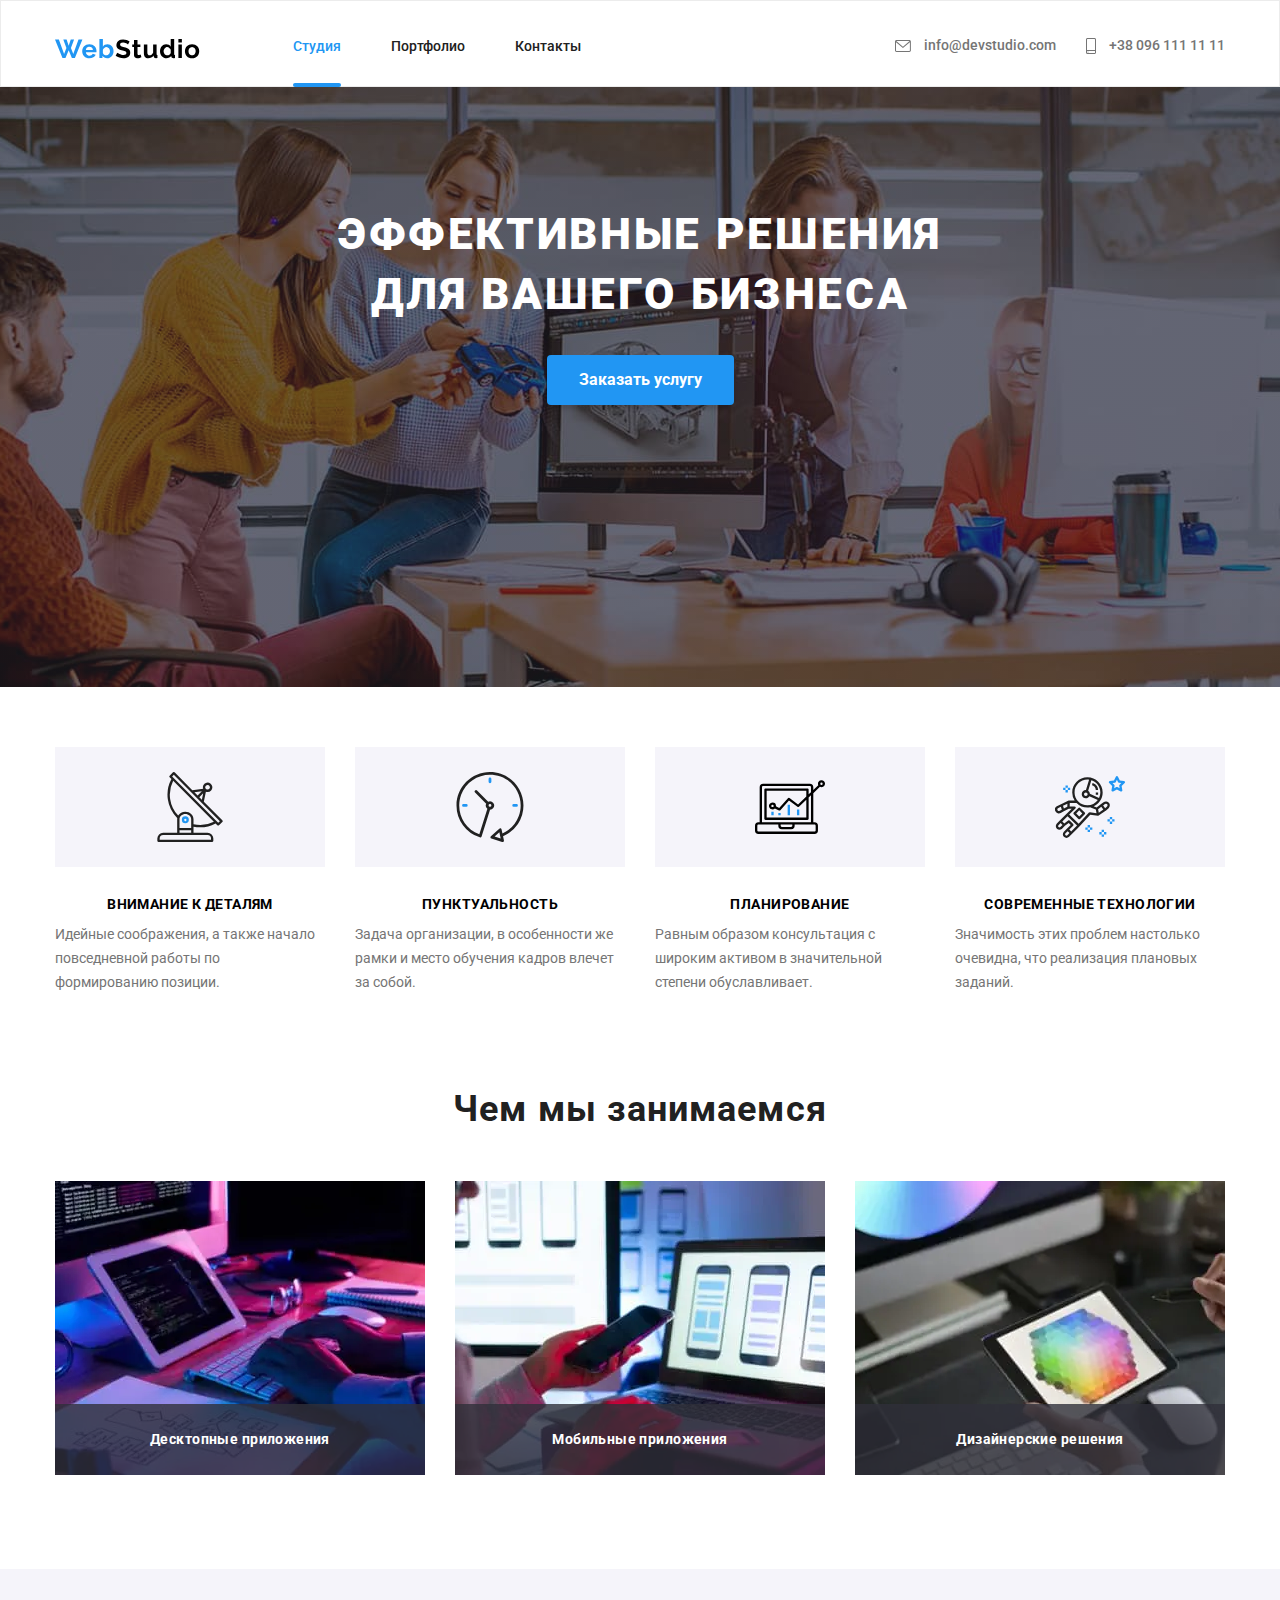
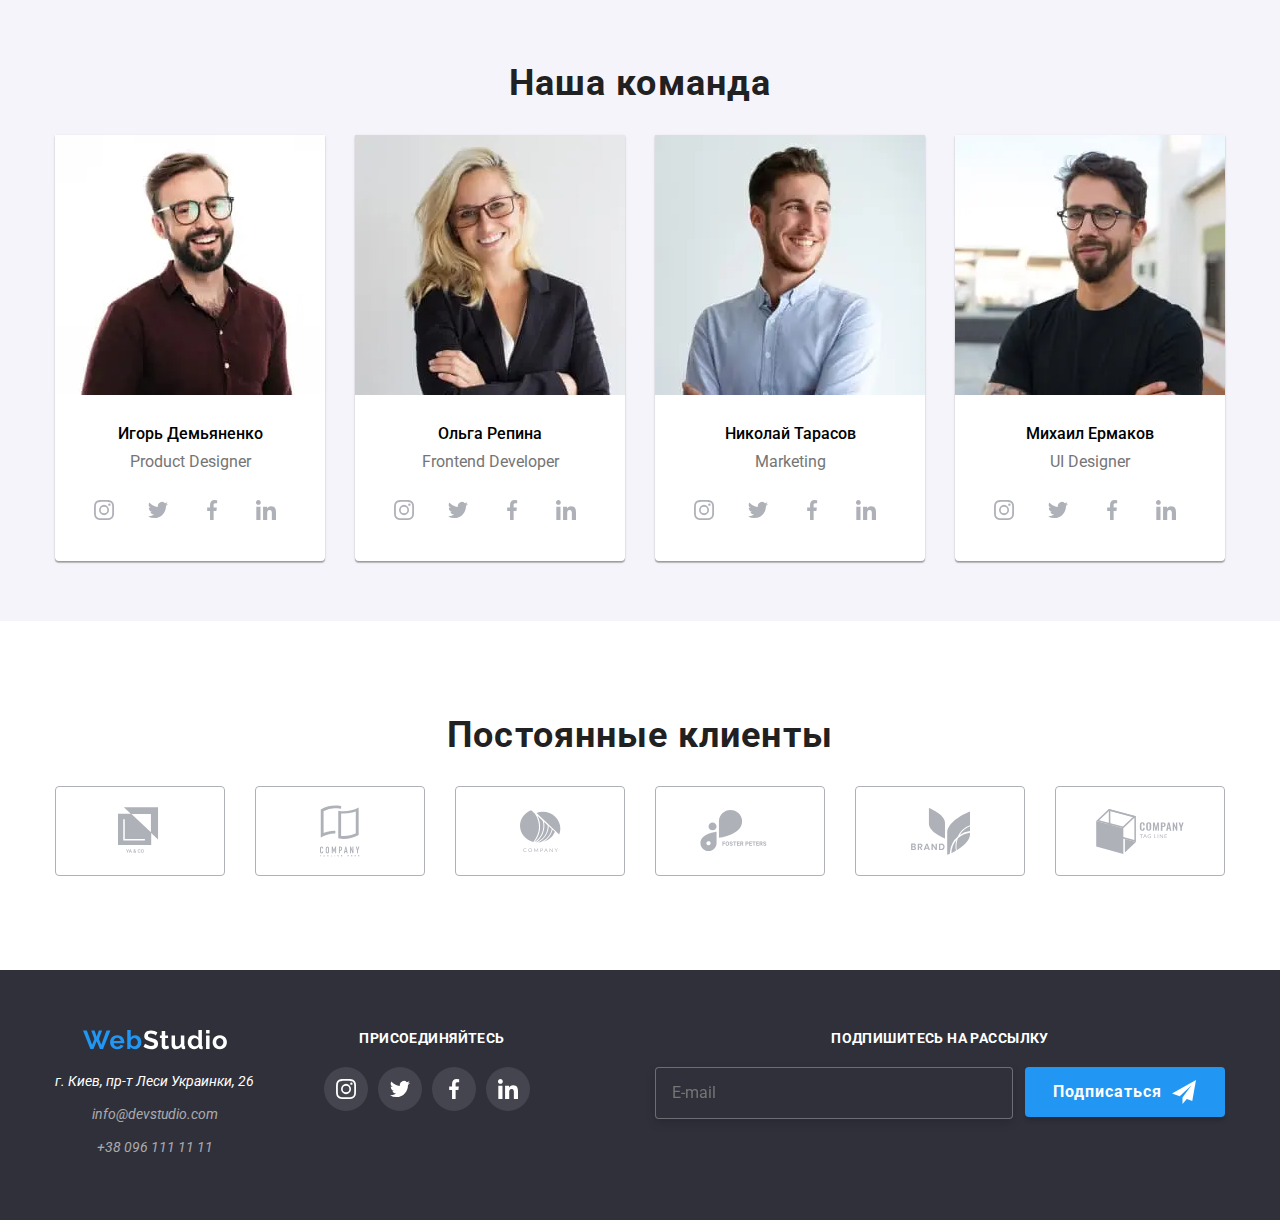
<file: index.html>
<!DOCTYPE html>
<html lang="ru">
    <head>
        <meta charset="UTF-8">
        <meta name="viewport" content="width=device-width, initial-scale=1.0">
        <link rel="preconnect" href="https://fonts.gstatic.com">
        <link href="https://fonts.googleapis.com/css2?family=Roboto:wght@400;500;700;900&display=swap" rel="stylesheet">
        <link rel="stylesheet" href="./css/main.min.css">
        <title>Document</title>
    </head>
    <body>
        <header class="main-nav">
            <nav class="container main">
                <a class="header-logo" href=""><img src="./images/logo.svg" alt="logo"></a>
                <button data-menu-button type="button" class="menu-button" aria-expanded="false" aria-controls="menu-container">
                    <svg width="40" height="40" aria-label="Переключатель мобильного меню">
                        <use class="icon-menu" href="./images/icons/sprite.svg#menu"></use>
                        <use class="icon-cros" href="./images/icons/sprite.svg#cros"></use>
                    </svg>
                </button>
                <div class="menu-container" id="menu-container" data-menu>
                    <ul class="nav-list">
                        <li class="nav-item"><a href="./index.html" class="nav-link current">Студия</a></li>
                        <li class="nav-item"><a href="./portfolio.html" class="nav-link">Портфолио</a></li>
                        <li class="nav-item"><a href="#contacts" class="nav-link">Контакты</a></li>
                    </ul>
                    
                    <ul class="nav-contacts">
                        <li class="contacts-item"><a href="mailto:info@devstudio.com" class="item">
                                <svg class="contacts-icon" width="16" height="12">
                                    <use href="./images/icons/sprite.svg#mail"></use>
                                </svg>
                                info@devstudio.com</a></li>
                        <li class="contacts-item"><a href="tel:+380961111111" class="item">
                                <svg class="contacts-icon" width="10" height="16">
                                    <use href="./images/icons/sprite.svg#phone"></use>
                                </svg>
                                +38 096 111 11 11</a></li>
                    </ul>
                </div>
                
            </nav>
        </header>
        <main>
            <section class="hero">
                <div class="container">
                    <h1 class="hero-title">Эффективные решения <br> для вашего бизнеса</h1>
                    <button data-modal-open class="hero-btn" type="button">Заказать услугу</button>
                    <div data-modal class="backdrop is-hidden">
                        <div  class="modal">
                            <button data-modal-close class="modal-closed">
                                <svg class="btn-closed" width="18" height="18">
                                    <use href="./images/icons/sprite.svg#icon-close"></use>
                                </svg>
                            </button>
                            <form action="#" method="GET" class="form">
                                <h1 class="form-title">Оставьте свои данные, мы вам перезвоним</h1>
                                <label for="name" class="label">Имя</label>
                                <div class="input-box"> 
                                    <input type="text" name="name" id="name" class="input">
                                    <svg class="input-icon" width="18" height="18">
                                        <use href="./images/icons/sprite.svg#person"></use>
                                    </svg>
                                </div>
                                <label for="phone" class="label">Телефон</label>
                                <div class="input-box">
                                    <input type="tel" name="phone" id="phone"  class="input">
                                    <svg class="input-icon" width="18" height="18">
                                        <use href="./images/icons/sprite.svg#phone2"></use>
                                    </svg>
                                </div>
                                <label for="email" class="label">Почта</label>
                                <div class="input-box">
                                    <input type="email" name="email" id="email" class="input">
                                    <svg class="input-icon" width="18" height="18">
                                        <use href="./images/icons/sprite.svg#email"></use>
                                    </svg>
                                </div>
                                <label for="comments" class="label">Комментарий
                                </label>
                                <textarea name="comments" id="comments" cols="30" rows="8" placeholder="Введите текст" class="textarea"></textarea>
                                <label for="agree" class="label-checkbox">
                                    <input type="checkbox" name="agree" value="agree" id="agree" class="checkbox">
                                        <span class="checbox-text"> Соглашаюсь с рассылкой и принимаю
                                            <a href="#" class="checkbox-link">
                                                Условия договора
                                            </a>
                                        </span>
                                </label>
                                <button class="form-btn" type="button">Отправить</button>
                            </form>  
                        </div>
                    </div>
                </div>
            </section>
            <section class="container">
                <!--<h2>Наши качества</h2>-->
                <ul class="quality">
                    <li class="quality-item">
                        <div class="quality-block"> 
                            <svg class="quality-icon">
                                <use href="./images/icons/sprite.svg#antenna-1"></use>
                            </svg>
                        </div>
                        <h3 class="quality-title">Внимание к деталям</h3>
                        <p>Идейные соображения, а также начало повседневной работы по формированию позиции.</p>
                    </li>
                    <li class="quality-item">
                        <div class="quality-block">
                            <svg class="quality-icon">
                                <use href="./images/icons/sprite.svg#clock-1"></use>
                            </svg>
                        </div>
                        <h3 class="quality-title">Пунктуальность</h3>
                        <p>Задача организации, в особенности же рамки и место обучения кадров влечет за собой.</p>
                    </li>
                    <li class="quality-item">
                        <div class="quality-block">
                            <svg class="quality-icon">
                                <use href="./images/icons/sprite.svg#Vector"></use>
                            </svg>
                        </div>
                        
                        <h3 class="quality-title">Планирование</h3>
                        <p>Равным образом консультация с широким активом в значительной степени обуславливает.</p>
                    </li>
                    <li class="quality-item">
                        <div class="quality-block">
                            <svg class="quality-icon">
                                <use href="./images/icons/sprite.svg#astronaut-1"></use>
                            </svg>
                        </div>
                        
                        <h3 class="quality-title">Современные технологии</h3>
                        <p>Значимость этих проблем настолько очевидна, что реализация плановых заданий.</p>
                    </li>
                </ul>
            </section>
            <section class="container">
                <div class="about-section">
                    <h2 class="section-title">Чем мы занимаемся</h2>
                    <ul class="about">
                        <li class="about-item">
                            <picture>
                                <source srcset="./images/desktop/img_01.webp 1x, ./images/desktop/img_01@2x.webp 2x" media="(min-width:1200px)"
                                    type="image/webp" />
                                <source srcset="./images/desktop/img_01.jpg 1x, ./images/desktop/img_01@2x.jpg 2x" media="(min-width:1200px)" />
                                <img src="./images/desktop/img_01.jpg" alt="Фото Десктопные приложения" aria-label="Десктопные приложения" />
                            </picture>
                            <p class="about-title">Десктопные приложения</p>
                        </li>
                        <li class="about-item">
                            <picture>
                                <source srcset="./images/desktop/img_02.webp 1x, ./images/desktop/img_02@2x.webp 2x" media="(min-width:1200px)"
                                    type="image/webp" />
                                <source srcset="./images/desktop/img_02.jpg 1x, ./images/desktop/img_02@2x.jpg 2x" media="(min-width:1200px)" />
                                <img src="./images/desktop/img_02.jpg" alt="Фото Мобильные приложения" aria-label="Мобильные приложения" />
                            </picture>
                            <p class="about-title">Мобильные приложения</p>
                        </li>
                        <li class="about-item">
                            <picture>
                                <source srcset="./images/desktop/img_03.webp 1x, ./images/desktop/img_03@2x.webp 2x" media="(min-width:1200px)"
                                    type="image/webp" />
                                <source srcset="./images/desktop/img_03.jpg 1x, ./images/desktop/img_03@2x.jpg 2x" media="(min-width:1200px)" />
                                <img src="./images/desktop/img_03.jpg" alt="Фото Дизайнерские решения" aria-label="Дизайнерские решения" />
                            </picture>
                            <p class="about-title">Дизайнерские решения</p>
                        </li>
                    </ul>
                </div>
            </section>
            <section class="team">
                <div class="container">
                    <h2 class="section-title">Наша команда</h2>
                    <ul class="team-list">
                        <li class="team-item">
                                <div>
                                    <picture class="team-img">
                                        <source srcset="./images/desktop/ihor.webp 1x, ./images/desktop/ihor@2x.webp 2x" media="(min-width:1200px)"
                                            type="image/webp" />
                                        <source srcset="./images/desktop/ihor.jpg 1x, ./images/desktop/ihor@2x.jpg 2x" media="(min-width:1200px)" />
                                        <source srcset="./images/tablet/ihor.webp 1x, ./images/tablet/ihor@2x.webp 2x" media="(min-width:768px)"
                                            type="image/webp" />
                                        <source srcset="./images/tablet/ihor.jpg 1x, ./images/tablet/ihor@2x.jpg 2x" media="(min-width:768px)" />
                                        <source srcset="./images/mobile/ihor.webp 1x, ./images/mobile/ihor@2x.webp 2x" media="(min-width:320px)"
                                            type="image/webp" />
                                        <source srcset="./images/mobile/ihor.jpg 1x, ./images/mobile/ihor@2x.jpg 2x" media="(min-width:320px)" />
                                        <img src="./images/mobile/ihor.jpg" alt="Фото Игорь Демьяненко" aria-label="Игорь Демьяненко" />
                                    </picture>
                                </div>
                                <div>
                                    <h3>Игорь Демьяненко</h3>
                                    <p>Product Designer</p>
                                    <ul class="team-social">
                                        <li>
                                            <a class="social-link" href="">
                                                <svg class="social-icons">
                                                    <use href="./images/icons/sprite.svg#inst"></use>
                                                </svg>
                                            </a>
                                        </li>
                                        <li>
                                            <a class="social-link" href="">
                                                <svg class="social-icons">
                                                    <use href="./images/icons/sprite.svg#twit"></use>
                                                </svg>
                                            </a>
                                        </li>
                                        <li>
                                            <a class="social-link" href="">
                                                <svg class="social-icons">
                                                    <use href="./images/icons/sprite.svg#fb"></use>
                                                </svg>
                                            </a>
                                        </li>
                                        <li>
                                            <a class="social-link" href="">
                                                <svg class="social-icons">
                                                    <use href="./images/icons/sprite.svg#in"></use>
                                                </svg>
                                            </a>
                                        </li>
                                    </ul>
                                </div>
                        </li>
                        <li class="team-item">
                            <div>
                                <picture class="team-foto">
                                    <source srcset="./images/desktop/olga.webp 1x, ./images/desktop/olga@2x.webp 2x" media="(min-width:1200px)"
                                        type="image/webp" />
                                    <source srcset="./images/desktop/olga.jpg 1x, ./images/desktop/olga@2x.jpg 2x" media="(min-width:1200px)" />
                                    <source srcset="./images/tablet/olga.webp 1x, ./images/tablet/olga@2x.webp 2x" media="(min-width:768px)"
                                        type="image/webp" />
                                    <source srcset="./images/tablet/olga.jpg 1x, ./images/tablet/olga@2x.jpg 2x" media="(min-width:768px)" />
                                    <source srcset="./images/mobile/olga.webp 1x, ./images/mobile/olga@2x.webp 2x" media="(min-width:320px)"
                                        type="image/webp" />
                                    <source srcset="./images/mobile/olga.jpg 1x, ./images/mobile/olga@2x.jpg 2x" media="(min-width:320px)" />
                                    <img src="./images/mobile/olga.jpg" alt="Фото Ольга Репина" aria-label="Ольга Репина" />
                                </picture>
                            </div>
                            <div>
                                <h3>Ольга Репина</h3>
                                <p>Frontend Developer</p>
                                <ul class="team-social">
                                    <li>
                                        <a class="social-link" href="">
                                            <svg class="social-icons">
                                                <use href="./images/icons/sprite.svg#inst"></use>
                                            </svg>
                                        </a>
                                    </li>
                                    <li>
                                        <a class="social-link" href="">
                                            <svg class="social-icons">
                                                <use href="./images/icons/sprite.svg#twit"></use>
                                            </svg>
                                        </a>
                                    </li>
                                    <li>
                                        <a class="social-link" href="">
                                            <svg class="social-icons">
                                                <use href="./images/icons/sprite.svg#fb"></use>
                                            </svg>
                                        </a>
                                    </li>
                                    <li>
                                        <a class="social-link" href="">
                                            <svg class="social-icons">
                                                <use href="./images/icons/sprite.svg#in"></use>
                                            </svg>
                                        </a>
                                    </li>
                                </ul>
                            </div>
                            
                        </li>
                        <li class="team-item">
                            <div>
                                <picture class="team-foto">
                                    <source srcset="./images/desktop/nik.webp 1x, ./images/desktop/nik@2x.webp 2x" media="(min-width:1200px)"
                                        type="image/webp" />
                                    <source srcset="./images/desktop/nik.jpg 1x, ./images/desktop/nik@2x.jpg 2x" media="(min-width:1200px)" />
                                    <source srcset="./images/tablet/nik.webp 1x, ./images/tablet/nik@2x.webp 2x" media="(min-width:768px)"
                                        type="image/webp" />
                                    <source srcset="./images/tablet/nik.jpg 1x, ./images/tablet/nik@2x.jpg 2x" media="(min-width:768px)" />
                                    <source srcset="./images/mobile/nik.webp 1x, ./images/mobile/nik@2x.webp 2x" media="(min-width:320px)"
                                        type="image/webp" />
                                    <source srcset="./images/mobile/nik.jpg 1x, ./images/mobile/nik@2x.jpg 2x" media="(min-width:320px)" />
                                    <img src="./images/mobile/nik.jpg" alt="Фото Николай Тарасов" aria-label="Николай Тарасов" />
                                </picture>
                            </div>
                            <div>
                                <h3>Николай Тарасов</h3>
                                <p>Marketing</p>
                                <ul class="team-social">
                                    <li>
                                        <a class="social-link" href="">
                                            <svg class="social-icons">
                                                <use href="./images/icons/sprite.svg#inst"></use>
                                            </svg>
                                        </a>
                                    </li>
                                    <li>
                                        <a class="social-link" href="">
                                            <svg class="social-icons">
                                                <use href="./images/icons/sprite.svg#twit"></use>
                                            </svg>
                                        </a>
                                    </li>
                                    <li>
                                        <a class="social-link" href="">
                                            <svg class="social-icons">
                                                <use href="./images/icons/sprite.svg#fb"></use>
                                            </svg>
                                        </a>
                                    </li>
                                    <li>
                                        <a class="social-link" href="">
                                            <svg class="social-icons">
                                                <use href="./images/icons/sprite.svg#in"></use>
                                            </svg>
                                        </a>
                                    </li>
                                </ul>
                            </div>
                        </li>
                        <li class="team-item">
                            <div>
                                <picture class="team-foto">
                                    <source srcset="./images/desktop/mih.webp 1x, ./images/desktop/mih@2x.webp 2x" media="(min-width:1200px)"
                                        type="image/webp" />
                                    <source srcset="./images/desktop/mih.jpg 1x, ./images/desktop/mih@2x.jpg 2x" media="(min-width:1200px)" />
                                    <source srcset="./images/tablet/mih.webp 1x, ./images/tablet/mih@2x.webp 2x" media="(min-width:768px)"
                                        type="image/webp" />
                                    <source srcset="./images/tablet/mih.jpg 1x, ./images/tablet/mih@2x.jpg 2x" media="(min-width:768px)" />
                                    <source srcset="./images/mobile/mih.webp 1x, ./images/mobile/mih@2x.webp 2x" media="(min-width:320px)"
                                        type="image/webp" />
                                    <source srcset="./images/mobile/mih.jpg 1x, ./images/mobile/mih@2x.jpg 2x" media="(min-width:320px)" />
                                    <img src="./images/mobile/mih.jpg" alt="Фото Михаил Ермаков" aria-label="Михаил Ермаков" />
                                </picture>
                            </div>
                            <div>
                                <h3>Михаил Ермаков</h3>
                                <p>UI Designer</p>
                                <ul class="team-social">
                                    <li>
                                        <a class="social-link" href="">
                                            <svg class="social-icons">
                                                <use href="./images/icons/sprite.svg#inst"></use>
                                            </svg>
                                        </a>
                                    </li>
                                    <li>
                                        <a class="social-link" href="">
                                            <svg class="social-icons">
                                                <use href="./images/icons/sprite.svg#twit"></use>
                                            </svg>
                                        </a>
                                    </li>
                                    <li>
                                        <a class="social-link" href="">
                                            <svg class="social-icons">
                                                <use href="./images/icons/sprite.svg#fb"></use>
                                            </svg>
                                        </a>
                                    </li>
                                    <li>
                                        <a class="social-link" href="">
                                            <svg class="social-icons">
                                                <use href="./images/icons/sprite.svg#in"></use>
                                            </svg>
                                        </a>
                                    </li>
                                </ul>
                            </div>
                            
                        </li>
                    </ul>
                </div>
            </section>
            <section class="container">
                <h2 class="section-title">Постоянные клиенты</h2>
                <ul class="clients-list">
                    <li class="clients-item"> 
                        <a class="clients-link" href="">
                            <svg class="clients-icon" width="44.27" height="49.23">
                                <use href="./images/icons/sprite.svg#logo-1"></use>
                            </svg>
                        </a>
                    </li> 
                    <li class="clients-item">
                        <a class="clients-link" href="">
                            <svg class="clients-icon" width="40" height="52">
                                <use href="./images/icons/sprite.svg#logo-2"></use>
                            </svg>
                        </a>
                    </li>
                    <li class="clients-item">
                        <a class="clients-link" href="">
                            <svg class="clients-icon" width="41" height="42.6">
                                <use href="./images/icons/sprite.svg#logo-3"></use>
                            </svg>
                        </a>
                    </li>
                    <li class="clients-item">
                        <a class="clients-link" href="">
                            <svg class="clients-icon" width="79.66" height="42.02">
                                <use href="./images/icons/sprite.svg#logo-4"></use>
                            </svg>
                        </a>
                    </li>
                    <li class="clients-item"> 
                        <a class="clients-link" href="">
                            <svg class="clients-icon" width="59" height="47">
                                <use href="./images/icons/sprite.svg#logo-5"></use>
                            </svg>
                        </a>
                    </li>
                    <li class="clients-item">
                        <a class="clients-link" href="">
                            <svg class="clients-icon" width="88.48" height="45.44">
                                <use href="./images/icons/sprite.svg#logo-6"></use>
                            </svg>
                        </a>
                    </li>
                </ul>
            </section>
        </main>
        <footer id="contacts">
            <ul class="container footer">
                <li>
                    <ul class="footer-tab">
                        <li class="adress-block">
                            <a href=""><img class="footer-logo" src="./images/logo-footer.svg" alt="logo-footer"></a>
                            <address>
                                <ul>
                                    <li>
                                        <p>г. Киев, пр-т Леси Украинки, 26</p>
                                    </li>
                                    <li class="address-item"><a href="mailto:info@devstudio.com">info@devstudio.com</a></li>
                                    <li class="address-item"><a href="tel:+380961111111">+38 096 111 11 11</a></li>
                                </ul>
                            </address>
                        </li>
                        <li>
                            <div class="footer-links">
                                <p class="footer-title">присоединяйтесь</p>
                                <ul class="team-social">
                                    <li>
                                        <a class="social-link" href="">
                                            <svg class="social-icons f">
                                                <use href="./images/icons/sprite.svg#inst"></use>
                                            </svg>
                                        </a>
                                    </li>
                                    <li>
                                        <a class="social-link" href="">
                                            <svg class="social-icons f">
                                                <use href="./images/icons/sprite.svg#twit"></use>
                                            </svg>
                                        </a>
                                    </li>
                                    <li>
                                        <a class="social-link" href="">
                                            <svg class="social-icons f">
                                                <use href="./images/icons/sprite.svg#fb"></use>
                                            </svg>
                                        </a>
                                    </li>
                                    <li>
                                        <a class="social-link" href="">
                                            <svg class="social-icons f">
                                                <use href="./images/icons/sprite.svg#in"></use>
                                            </svg>
                                        </a>
                                    </li>
                                </ul>
                            </div>
                        </li>
                    </ul>
                </li>
                <li>
                    <div class="footer-subs">
                        <p class="footer-title">Подпишитесь на рассылку</p>
                        <div class="subs">
                            <input type="email" id="email-f" placeholder="E-mail" class="footer-input">
                            <button class="footer-btn" type="button">Подписаться
                                <svg class="footer-send-icon" width="24" height="24">
                                    <use href="./images/icons/sprite.svg#send"></use>
                                </svg>
                            </button>
                        </div>
                    </div>
                </li>
            </ul>
        </footer>
        <script src="./js/menu.js"></script>
        <script src="./js/modal.js"></script>
    </body>
</html>
</file>
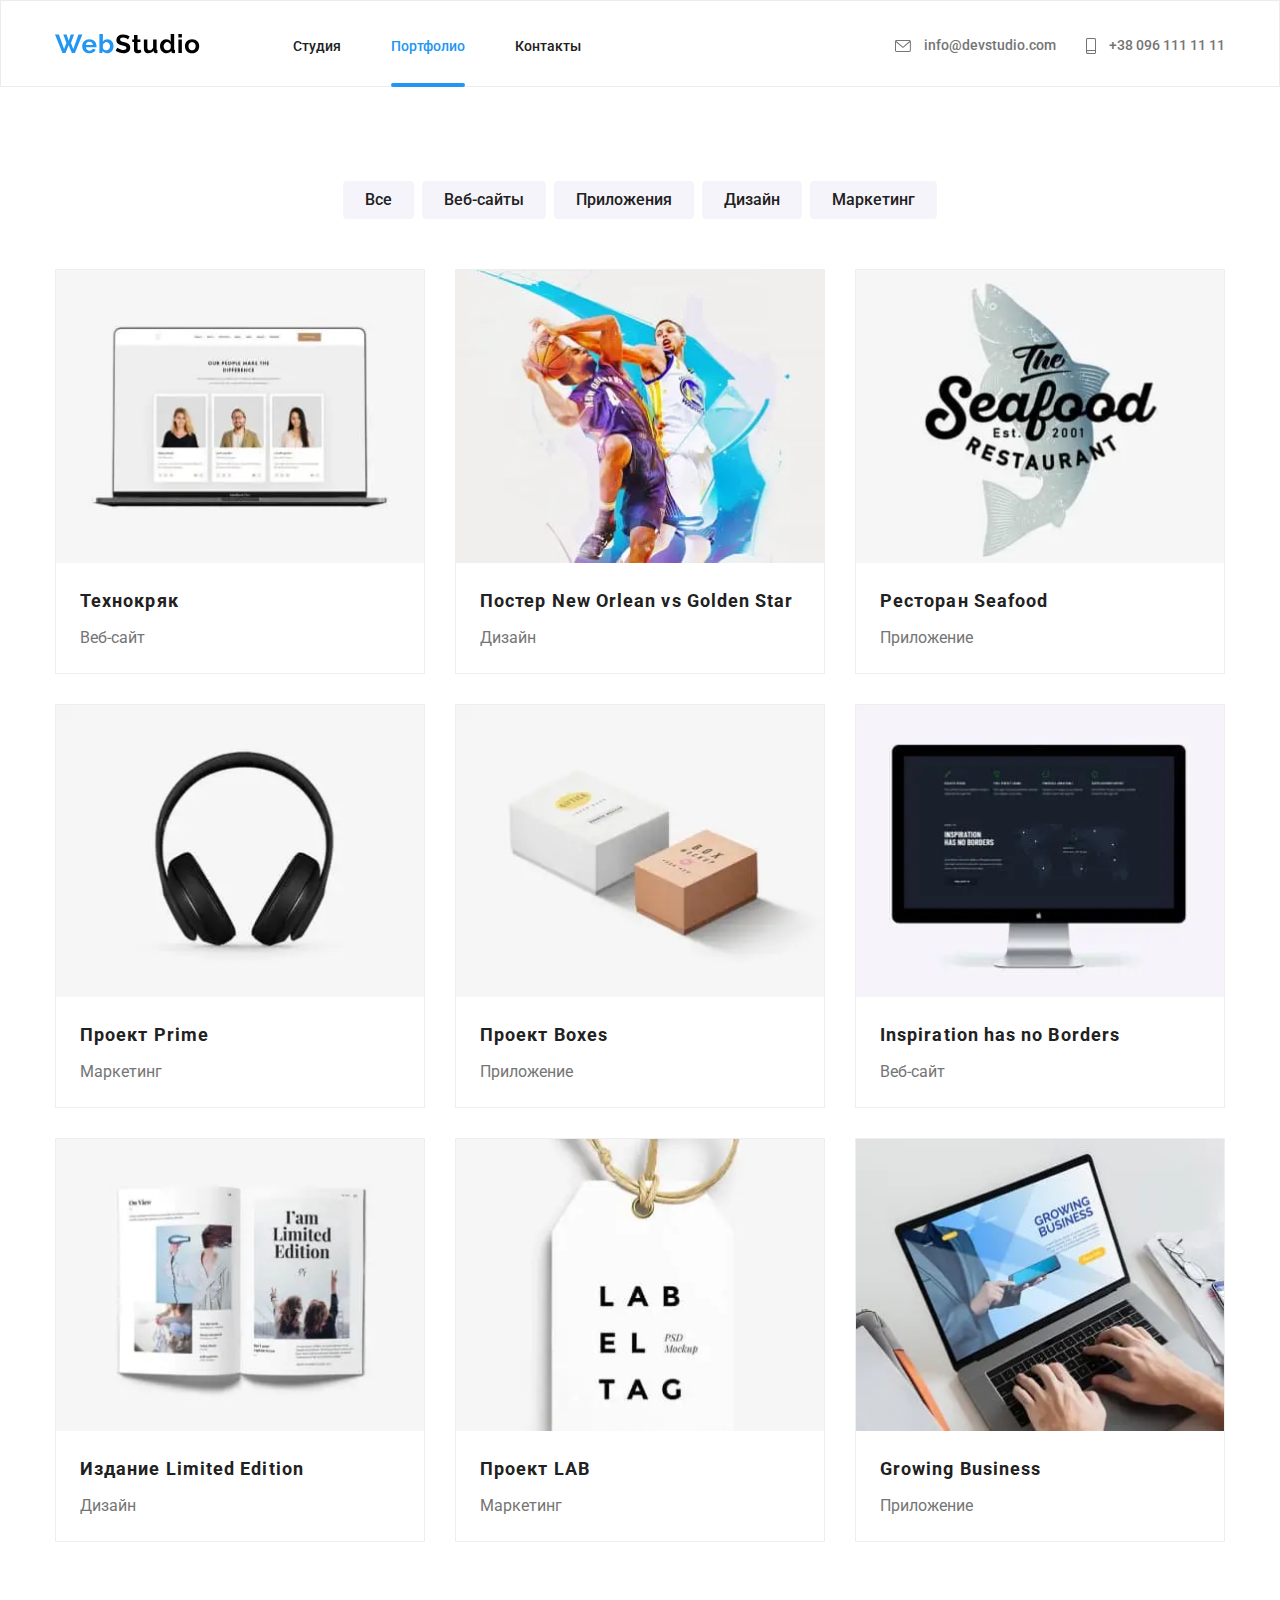
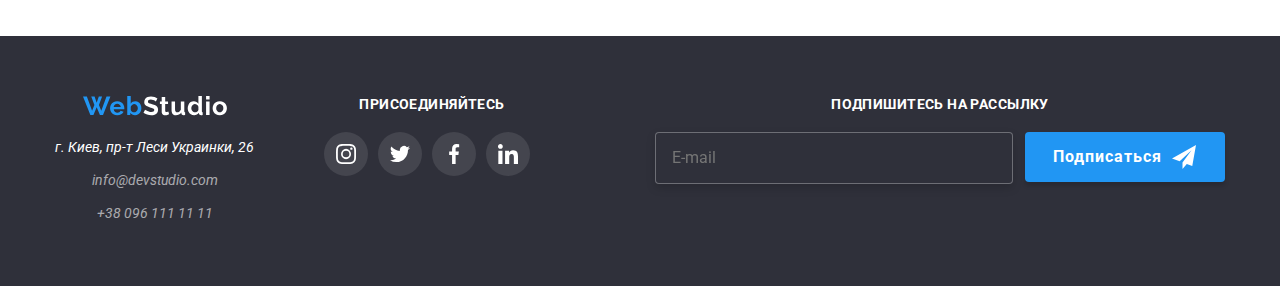
<file: portfolio.html>
<!DOCTYPE html>
<html lang="en">
<head>
    <meta charset="UTF-8">
    <meta name="viewport" content="width=device-width, initial-scale=1.0">
    <link rel="preconnect" href="https://fonts.gstatic.com">
    <link href="https://fonts.googleapis.com/css2?family=Roboto:wght@400;500;700;900&display=swap" rel="stylesheet">
    <link rel="stylesheet" href="./css/main.min.css">
    <title>Document</title>
</head>
<body>
    <header class="main-nav">
        <nav class="container main">
            <a href=""><img src="./images/logo.svg" alt="logo"></a>
            <button data-menu-button type="button" class="menu-button" aria-expanded="false" aria-controls="menu-container">
                <svg width="40" height="40" aria-label="Переключатель мобильного меню">
                    <use class="icon-cros" href="./images/icons/sprite.svg#cros"></use>
                    <use class="icon-menu" href="./images/icons/sprite.svg#menu"></use>
                </svg>
            </button>
            <div class="menu-container" id="menu-container" data-menu>
                <ul class="nav-list">
                    <li class="nav-item"><a href="./index.html" class="nav-link ">Студия</a></li>
                    <li class="nav-item"><a href="./portfolio.html" class="nav-link current">Портфолио</a></li>
                    <li class="nav-item"><a href="#contacts" class="nav-link">Контакты</a></li>
                </ul>
    
                <ul class="nav-contacts">
                    <li class="contacts-item"><a href="mailto:info@devstudio.com" class="item">
                            <svg class="contacts-icon" width="16" height="12">
                                <use href="./images/icons/sprite.svg#mail"></use>
                            </svg>
                            info@devstudio.com</a></li>
                    <li class="contacts-item"><a href="tel:+380961111111" class="item">
                            <svg class="contacts-icon" width="10" height="16">
                                <use href="./images/icons/sprite.svg#phone"></use>
                            </svg>
                            +38 096 111 11 11</a></li>
                </ul>
            </div>
    
        </nav>
    </header>
    <main>
        <section class="container">
            <ul class="portfolio-grups">
                <li class="portfolio-item"><button class="btn-p" type="button">Все</button></li>
                <li class="portfolio-item"><button class="btn-p" type="button">Веб-сайты</button></li>
                <li class="portfolio-item"><button class="btn-p" type="button">Приложения</button></li>
                <li class="portfolio-item"><button class="btn-p" type="button">Дизайн</button></li>
                <li class="portfolio-item"><button class="btn-p" type="button">Маркетинг</button></li>
            </ul>
            <ul class="portfolio-list">
                <li class="card">
                    <a href="">
                        <div class="card-img">
                            <picture>
                                <source srcset="./images/desktop/portfolio/img_01.webp 1x, ./images/desktop/portfolio/img_01@2x.webp 2x"
                                    media="(min-width:1200px)" type="image/webp" />
                                <source srcset="./images/desktop/portfolio/img_01.jpg 1x, ./images/desktop/portfolio/img_01@2x.jpg 2x"
                                    media="(min-width:1200px)" />
                                <source srcset="./images/tablet/portfolio/img_01.webp 1x, ./images/tablet/portfolio/img_01@2x.webp 2x"
                                    media="(min-width:768px)" type="image/webp" />
                                <source srcset="./images/tablet/portfolio/img_01.jpg 1x, ./images/tablet/portfolio/img_01@2x.jpg 2x"
                                    media="(min-width:768px)" />
                                <source srcset="./images/mobile/portfolio/img_01.webp 1x, ./images/mobile/portfolio/img_01@2x.webp 2x"
                                    media="(min-width:320px)" type="image/webp" />
                                <source srcset="./images/mobile/portfolio/img_01.jpg 1x, ./images/mobile/portfolio/img_01@2x.jpg 2x"
                                    media="(min-width:320px)" />
                                <img class="team-block__employee-img" src="./images/mobile/portfolio/img_01.jpg" alt="Фото Технокряк"
                                    aria-label="Технокряк" />
                            </picture>
                            <p class="card-about">
                                Технокряк это современная площадка распространения коронавируса. Компании используют эту платформу для цифрового
                                шпионажа и атак на защищённые сервера конкурентов.
                            </p>
                        </div>
                        <div class="card-container">
                            <h4 class="card-title">Технокряк</h4>
                            <p class="card-type">Веб-сайт</p>
                        </div>
                    </a>
                </li>
                <li class="card">
                    <a href="">
                        <div class="card-img">
                        <picture>
                            <source srcset="./images/desktop/portfolio/img_02.webp 1x, ./images/desktop/portfolio/img_02@2x.webp 2x"
                                media="(min-width:1200px)" type="image/webp" />
                            <source srcset="./images/desktop/portfolio/img_02.jpg 1x, ./images/desktop/portfolio/img_02@2x.jpg 2x"
                                media="(min-width:1200px)" />
                            <source srcset="./images/tablet/portfolio/img_02.webp 1x, ./images/tablet/portfolio/img_02@2x.webp 2x"
                                media="(min-width:768px)" type="image/webp" />
                            <source srcset="./images/tablet/portfolio/img_02.jpg 1x, ./images/tablet/portfolio/img_02@2x.jpg 2x"
                                media="(min-width:768px)" />
                            <source srcset="./images/mobile/portfolio/img_02.webp 1x, ./images/mobile/portfolio/img_02@2x.webp 2x"
                                media="(min-width:320px)" type="image/webp" />
                            <source srcset="./images/mobile/portfolio/img_02.jpg 1x, ./images/mobile/portfolio/img_02@2x.jpg 2x"
                                media="(min-width:320px)" />
                            <img src="./images/mobile/portfolio/img_02.jpg" alt="Постер New Orlean vs Golden Star"
                                aria-label="Постер New Orlean vs Golden Star" />
                        </picture>
                            <p class="card-about">
                                Технокряк это современная площадка распространения коронавируса. Компании используют эту платформу для цифрового
                                шпионажа и атак на защищённые сервера конкурентов.
                            </p>
                        </div>
                        <div class="card-container">
                            <h4 class="card-title">Постер New Orlean vs Golden Star</h4>
                            <p class="card-type">Дизайн</p>
                        </div>
                    </a>
                    
                </li>
                <li class="card">
                    <a href="">
                        <div class="card-img">
                            <picture>
                                <source srcset="./images/desktop/portfolio/img_03.webp 1x, ./images/desktop/portfolio/img_03@2x.webp 2x"
                                    media="(min-width:1200px)" type="image/webp" />
                                <source srcset="./images/desktop/portfolio/img_03.jpg 1x, ./images/desktop/portfolio/img_03@2x.jpg 2x"
                                    media="(min-width:1200px)" />
                                <source srcset="./images/tablet/portfolio/img_03.webp 1x, ./images/tablet/portfolio/img_03@2x.webp 2x"
                                    media="(min-width:768px)" type="image/webp" />
                                <source srcset="./images/tablet/portfolio/img_03.jpg 1x, ./images/tablet/portfolio/img_03@2x.jpg 2x"
                                    media="(min-width:768px)" />
                                <source srcset="./images/mobile/portfolio/img_03.webp 1x, ./images/mobile/portfolio/img_03@2x.webp 2x"
                                    media="(min-width:320px)" type="image/webp" />
                                <source srcset="./images/mobile/portfolio/img_03.jpg 1x, ./images/mobile/portfolio/img_03@2x.jpg 2x"
                                    media="(min-width:320px)" />
                                <img class="team-block__employee-img" src="./images/mobile/portfolio/img_03.jpg" alt="Фото Проект Prime"
                                    aria-label="Проект Prime" />
                            </picture>
                            <p class="card-about">
                                Технокряк это современная площадка распространения коронавируса. Компании используют эту платформу для цифрового
                                шпионажа и атак на защищённые сервера конкурентов.
                            </p>
                        </div>
                        <div class="card-container">
                            <h4 class="card-title">Ресторан Seafood</h4>
                            <p class="card-type">Приложение</p>
                        </div>
                    </a>
                </li>
                <li class="card">
                    <a href="">
                        <div class="card-img">
                            <picture>
                                <source srcset="./images/desktop/portfolio/img_04.webp 1x, ./images/desktop/portfolio/img_04@2x.webp 2x"
                                    media="(min-width:1200px)" type="image/webp" />
                                <source srcset="./images/desktop/portfolio/img_04.jpg 1x, ./images/desktop/portfolio/img_04@2x.jpg 2x"
                                    media="(min-width:1200px)" />
                                <source srcset="./images/tablet/portfolio/img_04.webp 1x, ./images/tablet/portfolio/img_04@2x.webp 2x"
                                    media="(min-width:768px)" type="image/webp" />
                                <source srcset="./images/tablet/portfolio/img_04.jpg 1x, ./images/tablet/portfolio/img_04@2x.jpg 2x"
                                    media="(min-width:768px)" />
                                <source srcset="./images/mobile/portfolio/img_04.webp 1x, ./images/mobile/portfolio/img_04@2x.webp 2x"
                                    media="(min-width:320px)" type="image/webp" />
                                <source srcset="./images/mobile/portfolio/img_04.jpg 1x, ./images/mobile/portfolio/img_04@2x.jpg 2x"
                                    media="(min-width:320px)" />
                                <img class="team-block__employee-img" src="./images/mobile/portfolio/img_04.jpg" alt="Фото Проект Boxes"
                                    aria-label="Проект Boxes" />
                            </picture>
                            <p class="card-about">
                                Технокряк это современная площадка распространения коронавируса. Компании используют эту платформу для цифрового
                                шпионажа и атак на защищённые сервера конкурентов.
                            </p>
                        </div>
                        <div class="card-container">
                            <h4 class="card-title">Проект Prime</h4>
                            <p class="card-type">Маркетинг</p>
                        </div>
                    </a>
                </li>
                <li class="card">
                    <a href="">
                        <div class="card-img">
                            <picture>
                                <source srcset="./images/desktop/portfolio/img_05.webp 1x, ./images/desktop/portfolio/img_05@2x.webp 2x"
                                    media="(min-width:1200px)" type="image/webp" />
                                <source srcset="./images/desktop/portfolio/img_05.jpg 1x, ./images/desktop/portfolio/img_05@2x.jpg 2x"
                                    media="(min-width:1200px)" />
                                <source srcset="./images/tablet/portfolio/img_05.webp 1x, ./images/tablet/portfolio/img_05@2x.webp 2x"
                                    media="(min-width:768px)" type="image/webp" />
                                <source srcset="./images/tablet/portfolio/img_05.jpg 1x, ./images/tablet/portfolio/img_05@2x.jpg 2x"
                                    media="(min-width:768px)" />
                                <source srcset="./images/mobile/portfolio/img_05.webp 1x, ./images/mobile/portfolio/img_05@2x.webp 2x"
                                    media="(min-width:320px)" type="image/webp" />
                                <source srcset="./images/mobile/portfolio/img_05.jpg 1x, ./images/mobile/portfolio/img_05@2x.jpg 2x"
                                    media="(min-width:320px)" />
                                <img class="team-block__employee-img" src="./images/mobile/portfolio/img_05.jpg" alt="Фото Ресторан Seafood"
                                    aria-label="Ресторан Seafood" />
                            </picture>
                            <p class="card-about">
                                Технокряк это современная площадка распространения коронавируса. Компании используют эту платформу для цифрового
                                шпионажа и атак на защищённые сервера конкурентов.
                            </p>
                        </div>
                        <div class="card-container">
                            <h4 class="card-title">Проект Boxes</h4>
                            <p class="card-type">Приложение</p>
                        </div>
                    </a>
                </li>
                <li class="card">
                    <a href="">
                        <div class="card-img">
                            <picture>
                                <source srcset="./images/desktop/portfolio/img_06.webp 1x, ./images/desktop/portfolio/img_06@2x.webp 2x"
                                    media="(min-width:1200px)" type="image/webp" />
                                <source srcset="./images/desktop/portfolio/img_06.jpg 1x, ./images/desktop/portfolio/img_06@2x.jpg 2x"
                                    media="(min-width:1200px)" />
                                <source srcset="./images/tablet/portfolio/img_06.webp 1x, ./images/tablet/portfolio/img_06@2x.webp 2x"
                                    media="(min-width:768px)" type="image/webp" />
                                <source srcset="./images/tablet/portfolio/img_06.jpg 1x, ./images/tablet/portfolio/img_06@2x.jpg 2x"
                                    media="(min-width:768px)" />
                                <source srcset="./images/mobile/portfolio/img_06.webp 1x, ./images/mobile/portfolio/img_06@2x.webp 2x"
                                    media="(min-width:320px)" type="image/webp" />
                                <source srcset="./images/mobile/portfolio/img_06.jpg 1x, ./images/mobile/portfolio/img_06@2x.jpg 2x"
                                    media="(min-width:320px)" />
                                <img class="team-block__employee-img" src="./images/mobile/portfolio/img_06.jpg"
                                    alt="Фото Inspiration has no Borders" aria-label="Inspiration has no Borders" />
                            </picture>
                            <p class="card-about">
                                Технокряк это современная площадка распространения коронавируса. Компании используют эту платформу для цифрового
                                шпионажа и атак на защищённые сервера конкурентов.
                            </p>
                        </div>
                        <div class="card-container">
                            <h4 class="card-title">Inspiration has no Borders</h4>
                            <p class="card-type">Веб-сайт</p>
                        </div>
                    </a>
                </li>
                <li class="card">
                    <a href="">
                        <div class="card-img">
                        <picture>
                            <source srcset="./images/desktop/portfolio/img_07.webp 1x, ./images/desktop/portfolio/img_07@2x.webp 2x"
                                media="(min-width:1200px)" type="image/webp" />
                            <source srcset="./images/desktop/portfolio/img_07.jpg 1x, ./images/desktop/portfolio/img_07@2x.jpg 2x"
                                media="(min-width:1200px)" />
                            <source srcset="./images/tablet/portfolio/img_07.webp 1x, ./images/tablet/portfolio/img_07@2x.webp 2x"
                                media="(min-width:768px)" type="image/webp" />
                            <source srcset="./images/tablet/portfolio/img_07.jpg 1x, ./images/tablet/portfolio/img_07@2x.jpg 2x"
                                media="(min-width:768px)" />
                            <source srcset="./images/mobile/portfolio/img_07.webp 1x, ./images/mobile/portfolio/img_07@2x.webp 2x"
                                media="(min-width:320px)" type="image/webp" />
                            <source srcset="./images/mobile/portfolio/img_07.jpg 1x, ./images/mobile/portfolio/img_07@2x.jpg 2x"
                                media="(min-width:320px)" />
                            <img class="team-block__employee-img" src="./images/mobile/portfolio/img_07.jpg" alt="Фото Издание Limited Edition"
                                aria-label="Издание Limited Edition" />
                        </picture>
                            <p class="card-about">
                                Технокряк это современная площадка распространения коронавируса. Компании используют эту платформу для цифрового
                                шпионажа и атак на защищённые сервера конкурентов.
                            </p>
                        </div>
                        <div class="card-container">
                            <h4 class="card-title">Издание Limited Edition</h4>
                            <p class="card-type">Дизайн</p>
                        </div>
                    </a>
                </li>
                <li class="card">
                    <a href="">
                        <div class="card-img">
                            <picture>
                                <source srcset="./images/desktop/portfolio/img_08.webp 1x, ./images/desktop/portfolio/img_08@2x.webp 2x"
                                    media="(min-width:1200px)" type="image/webp" />
                                <source srcset="./images/desktop/portfolio/img_08.jpg 1x, ./images/desktop/portfolio/img_08@2x.jpg 2x"
                                    media="(min-width:1200px)" />
                                <source srcset="./images/tablet/portfolio/img_08.webp 1x, ./images/tablet/portfolio/img_08@2x.webp 2x"
                                    media="(min-width:768px)" type="image/webp" />
                                <source srcset="./images/tablet/portfolio/img_08.jpg 1x, ./images/tablet/portfolio/img_08@2x.jpg 2x"
                                    media="(min-width:768px)" />
                                <source srcset="./images/mobile/portfolio/img_08.webp 1x, ./images/mobile/portfolio/img_08@2x.webp 2x"
                                    media="(min-width:320px)" type="image/webp" />
                                <source srcset="./images/mobile/portfolio/img_08.jpg 1x, ./images/mobile/portfolio/img_08@2x.jpg 2x"
                                    media="(min-width:320px)" />
                                <img class="team-block__employee-img" src="./images/mobile/portfolio/img_08.jpg" alt="Фото Проект LAB"
                                    aria-label="Проект LAB" />
                            </picture>
                            <p class="card-about">
                                Технокряк это современная площадка распространения коронавируса. Компании используют эту платформу для цифрового
                                шпионажа и атак на защищённые сервера конкурентов.
                            </p>
                        </div>
                        <div class="card-container">
                            <h4 class="card-title">Проект LAB</h4>
                            <p class="card-type">Маркетинг</p>
                        </div>
                    </a>
                </li>
                <li class="card">
                    <a href="">
                        <div class="card-img">
                            <picture>
                                <source srcset="./images/desktop/portfolio/img_09.webp 1x, ./images/desktop/portfolio/img_09@2x.webp 2x"
                                    media="(min-width:1200px)" type="image/webp" />
                                <source srcset="./images/desktop/portfolio/img_09.jpg 1x, ./images/desktop/portfolio/img_09@2x.jpg 2x"
                                    media="(min-width:1200px)" />
                                <source srcset="./images/tablet/portfolio/img_09.webp 1x, ./images/tablet/portfolio/img_09@2x.webp 2x"
                                    media="(min-width:768px)" type="image/webp" />
                                <source srcset="./images/tablet/portfolio/img_09.jpg 1x, ./images/tablet/portfolio/img_09@2x.jpg 2x"
                                    media="(min-width:768px)" />
                                <source srcset="./images/mobile/portfolio/img_09.webp 1x, ./images/mobile/portfolio/img_09@2x.webp 2x"
                                    media="(min-width:320px)" type="image/webp" />
                                <source srcset="./images/mobile/portfolio/img_09.jpg 1x, ./images/mobile/portfolio/img_09@2x.jpg 2x"
                                    media="(min-width:320px)" />
                                <img class="team-block__employee-img" src="./images/mobile/portfolio/img_09.jpg" alt="Фото Growing Business"
                                    aria-label="Growing Business" />
                            </picture>
                            <p class="card-about">
                                Технокряк это современная площадка распространения коронавируса. Компании используют эту платформу для цифрового
                                шпионажа и атак на защищённые сервера конкурентов.
                            </p>
                        </div>
                        <div class="card-container">
                            <h4 class="card-title">Growing Business</h4>
                            <p class="card-type">Приложение</p>
                        </div>
                    </a>
                </li>
            </ul>
        </section>
    </main>
    <footer id="contacts">
        <ul class="container footer">
            <li>
                <ul class="footer-tab">
                    <li class="adress-block">
                        <a href=""><img class="footer-logo" src="./images/logo-footer.svg" alt="logo-footer"></a>
                        <address>
                            <ul>
                                <li>
                                    <p>г. Киев, пр-т Леси Украинки, 26</p>
                                </li>
                                <li class="address-item"><a href="mailto:info@devstudio.com">info@devstudio.com</a></li>
                                <li class="address-item"><a href="tel:+380961111111">+38 096 111 11 11</a></li>
                            </ul>
                        </address>
                    </li>
                    <li>
                        <div class="footer-links">
                            <p class="footer-title">присоединяйтесь</p>
                            <ul class="team-social">
                                <li>
                                    <a class="social-link" href="">
                                        <svg class="social-icons f">
                                            <use href="./images/icons/sprite.svg#inst"></use>
                                        </svg>
                                    </a>
                                </li>
                                <li>
                                    <a class="social-link" href="">
                                        <svg class="social-icons f">
                                            <use href="./images/icons/sprite.svg#twit"></use>
                                        </svg>
                                    </a>
                                </li>
                                <li>
                                    <a class="social-link" href="">
                                        <svg class="social-icons f">
                                            <use href="./images/icons/sprite.svg#fb"></use>
                                        </svg>
                                    </a>
                                </li>
                                <li>
                                    <a class="social-link" href="">
                                        <svg class="social-icons f">
                                            <use href="./images/icons/sprite.svg#in"></use>
                                        </svg>
                                    </a>
                                </li>
                            </ul>
                        </div>
                    </li>
                </ul>
            </li>
            <li>
                <div class="footer-subs">
                    <p class="footer-title">Подпишитесь на рассылку</p>
                    <div class="subs">
                        <input type="email" id="email-f" placeholder="E-mail" class="footer-input">
                        <button class="footer-btn" type="button">Подписаться
                            <svg class="footer-send-icon" width="24" height="24">
                                <use href="./images/icons/sprite.svg#send"></use>
                            </svg>
                        </button>
                    </div>
                </div>
            </li>
        </ul>
    </footer>
    <script src="./js/menu.js"></script>
</body>
</html>
</file>
<file: css/main.min.css>
/*! modern-normalize v1.0.0 | MIT License | https://github.com/sindresorhus/modern-normalize */*,*::before,*::after{-webkit-box-sizing:border-box;box-sizing:border-box}:root{-moz-tab-size:4;-o-tab-size:4;tab-size:4}html{line-height:1.15;-webkit-text-size-adjust:100%}body{margin:0}body{font-family:system-ui,-apple-system,"Segoe UI",Roboto,Helvetica,Arial,sans-serif,"Apple Color Emoji","Segoe UI Emoji"}hr{height:0;color:inherit}abbr[title]{-webkit-text-decoration:underline dotted;text-decoration:underline dotted}b,strong{font-weight:bolder}code,kbd,samp,pre{font-family:ui-monospace, SFMono-Regular, Consolas, 'Liberation Mono', Menlo, monospace;font-size:1em}small{font-size:80%}sub,sup{font-size:75%;line-height:0;position:relative;vertical-align:baseline}sub{bottom:-0.25em}sup{top:-0.5em}table{text-indent:0;border-color:inherit}button,input,optgroup,select,textarea{font-family:inherit;font-size:100%;line-height:1.15;margin:0}button,select{text-transform:none}button,[type='button'],[type='reset'],[type='submit']{-webkit-appearance:button}::-moz-focus-inner{border-style:none;padding:0}:-moz-focusring{outline:1px dotted ButtonText}:-moz-ui-invalid{box-shadow:none}legend{padding:0}progress{vertical-align:baseline}::-webkit-inner-spin-button,::-webkit-outer-spin-button{height:auto}[type='search']{-webkit-appearance:textfield;outline-offset:-2px}::-webkit-search-decoration{-webkit-appearance:none}::-webkit-file-upload-button{-webkit-appearance:button;font:inherit}summary{display:list-item}html{-webkit-box-sizing:border-box;box-sizing:border-box;height:100%}*,*::after,*::before{-webkit-box-sizing:inherit;box-sizing:inherit;margin:0;padding:0}body{font-family:"Roboto", sans-serif}img{display:block;max-width:100%;height:auto}ul{list-style:none}a{text-decoration:none}.container{padding-left:15px;padding-right:15px;margin:0 auto}@media screen and (min-width: 480px){.container{width:480px}}@media screen and (min-width: 768px){.container{width:768px}}@media screen and (min-width: 1200px){.container{width:1200px}}.section-title{color:#212121;font-weight:700;font-size:36px;line-height:1.16;text-align:center;letter-spacing:0.03em}@media screen and (max-width: 1199px){.section-title{padding-top:60px}}@media screen and (min-width: 1200px){.section-title{padding-top:94px}}.main-nav{background-color:#fff;border:1px solid #ececec;padding-top:16px;padding-bottom:16px;position:relative}.header-logo{padding-top:10px}.container main{margin-bottom:0px}@media screen and (min-width: 768px){.container main{display:-webkit-box;display:-ms-flexbox;display:flex;-webkit-box-align:center;-ms-flex-align:center;align-items:center;-webkit-box-pack:justify;-ms-flex-pack:justify;justify-content:space-between;margin-right:0px;margin-left:0px}}.icon-menu{fill:#212121}.icon-cros{fill:#212121}.menu-button{display:-webkit-inline-box;display:-ms-inline-flexbox;display:inline-flex;border:none;background-color:transparent}@media screen and (min-width: 768px){.menu-button{display:none}}@media screen and (max-width: 767px){.menu-container{display:none;position:absolute;top:100%;left:0px;width:100%;background:#fff;padding:60px 0px;border:1px solid #ECECEC;z-index:5}.menu-container.is-open{display:block}}@media screen and (min-width: 768px){.menu-container{display:-webkit-box;display:-ms-flexbox;display:flex;-webkit-box-align:center;-ms-flex-align:center;align-items:center;-webkit-box-flex:1;-ms-flex-positive:1;flex-grow:1;-webkit-box-pack:justify;-ms-flex-pack:justify;justify-content:space-between;padding-top:5px}}.menu-button .icon-cros{display:none}.menu-button.is-open .icon-cros{display:block}.menu-button.is-open .icon-menu{display:none}.icon-cros:hover,.icon-cros:focus{fill:#2196f3}.icon-menu:hover,.icon-menu:focus{fill:#2196f3}.main{display:-webkit-box;display:-ms-flexbox;display:flex;-webkit-box-align:center;-ms-flex-align:center;align-items:center;-webkit-box-pack:justify;-ms-flex-pack:justify;justify-content:space-between}.nav-list{margin-bottom:60px}@media screen and (min-width: 768px){.nav-list{display:-webkit-box;display:-ms-flexbox;display:flex;margin-left:88px;margin-bottom:0px}}@media screen and (min-width: 1200px){.nav-list{margin-left:93px}}.nav-item{margin-bottom:40px;text-align:center}.nav-item:nth-last-child(-n+1){margin-bottom:0px}@media screen and (min-width: 768px){.nav-item{margin-bottom:0px;margin-right:50px}.nav-item:nth-last-child(-n+1){margin-right:84px}}@media screen and (min-width: 1200px){.nav-item:nth-last-child(-n+1){margin-right:305px}}.nav-link{color:#212121;font-weight:500;font-size:18px;line-height:1.17;position:relative;display:inline-block}@media screen and (min-width: 768px){.nav-link{font-size:12px;line-height:1.14}}@media screen and (min-width: 1200px){.nav-link{font-size:14px;line-height:1.17}}.nav-link:hover,.nav-link:focus{color:#2196f3;-webkit-transition:color 250ms cubic-bezier(0.4, 0, 0.2, 1);transition:color 250ms cubic-bezier(0.4, 0, 0.2, 1)}.nav-link.current::after{content:"";display:block;width:100%;height:4px;background:#2196f3;border-radius:2px;position:absolute;bottom:-12px}@media screen and (min-width: 768px){.nav-link.current::after{bottom:-33px}}.current{color:#2196f3}.nav-contacts{text-align:center}@media screen and (min-width: 768px){.nav-contacts{text-align:left}}@media screen and (min-width: 1200px){.nav-contacts{display:-webkit-box;display:-ms-flexbox;display:flex;margin-left:auto;padding:16px 0px}}.contacts-item:nth-child(-n+1){margin-bottom:16px}@media screen and (min-width: 1200px){.contacts-item:nth-child(-n+1){margin-right:30px;margin-bottom:0px}}.item{color:#757575;font-weight:500;font-size:18px;line-height:1.17;display:block}.item:hover,.item:focus{color:#2196f3;-webkit-transition:color 250ms cubic-bezier(0.4, 0, 0.2, 1);transition:color 250ms cubic-bezier(0.4, 0, 0.2, 1)}@media screen and (min-width: 768px){.item{font-size:14px;line-height:1.14}}.contacts-icon{margin-right:10px;vertical-align:middle;fill:currentColor}.hero{background-color:#2f303a;height:400px;width:100%;color:#fff;text-align:center;padding-top:118px;padding-bottom:118px;background-image:-webkit-gradient(linear, left top, right top, from(rgba(47,48,58,0.4)), to(rgba(47,48,58,0.4))),url("../images/mobile/hero-m.jpg");background-image:linear-gradient(to right, rgba(47,48,58,0.4), rgba(47,48,58,0.4)),url("../images/mobile/hero-m.jpg");background-repeat:no-repeat;background-size:cover;background-position:center}@media screen and (min-device-pixel-ratio: 2), screen and (-webkit-min-device-pixel-ratio: 2), screen and (min-resolution: 192dpi), screen and (min-resolution: 2dppx){.hero{background-image:-webkit-gradient(linear, left top, right top, from(rgba(47,48,58,0.4)), to(rgba(47,48,58,0.4))),url("../images/mobile/hero-m@2x.jpg");background-image:linear-gradient(to right, rgba(47,48,58,0.4), rgba(47,48,58,0.4)),url("../images/mobile/hero-m@2x.jpg")}}@media screen and (min-width: 768px){.hero{background-image:-webkit-gradient(linear, left top, right top, from(rgba(47,48,58,0.4)), to(rgba(47,48,58,0.4))),url("../images/tablet/hero-t.jpg");background-image:linear-gradient(to right, rgba(47,48,58,0.4), rgba(47,48,58,0.4)),url("../images/tablet/hero-t.jpg")}}@media screen and (min-width: 768px) and (min-device-pixel-ratio: 2), screen and (min-width: 768px) and (-webkit-min-device-pixel-ratio: 2), screen and (min-width: 768px) and (min-resolution: 192dpi), screen and (min-width: 768px) and (min-resolution: 2dppx){.hero{background-image:-webkit-gradient(linear, left top, right top, from(rgba(47,48,58,0.4)), to(rgba(47,48,58,0.4))),url("../images/tablet/hero-t@2x.jpg");background-image:linear-gradient(to right, rgba(47,48,58,0.4), rgba(47,48,58,0.4)),url("../images/tablet/hero-t@2x.jpg")}}@media screen and (min-width: 1200px){.hero{background-image:-webkit-gradient(linear, left top, right top, from(rgba(47,48,58,0.4)), to(rgba(47,48,58,0.4))),url("../images/desktop/hero.jpg");background-image:linear-gradient(to right, rgba(47,48,58,0.4), rgba(47,48,58,0.4)),url("../images/desktop/hero.jpg");height:600px}}@media screen and (min-width: 1200px) and (min-device-pixel-ratio: 2), screen and (min-width: 1200px) and (-webkit-min-device-pixel-ratio: 2), screen and (min-width: 1200px) and (min-resolution: 192dpi), screen and (min-width: 1200px) and (min-resolution: 2dppx){.hero{background-image:-webkit-gradient(linear, left top, right top, from(rgba(47,48,58,0.4)), to(rgba(47,48,58,0.4))),url("../images/desktop/hero@2x.jpg");background-image:linear-gradient(to right, rgba(47,48,58,0.4), rgba(47,48,58,0.4)),url("../images/desktop/hero@2x.jpg")}}.hero-title{font-size:26px;font-weight:900;line-height:1.61;letter-spacing:0.06em;text-transform:uppercase;text-align:center}@media screen and (min-width: 1200px){.hero-title{font-size:44px;line-height:1.36}}.hero-btn{color:#fff;background-color:#2196f3;font-weight:700;font-size:16px;line-height:1.87;text-align:center;-webkit-box-shadow:0px 4px 4px rgba(0,0,0,0.15);box-shadow:0px 4px 4px rgba(0,0,0,0.15);border-style:none;border-radius:4px;padding:10px 32px;margin-top:30px;cursor:pointer}.quality{padding-top:60px;font-weight:700;font-size:14px;line-height:1.14}@media screen and (min-width: 768px){.quality{display:-webkit-box;display:-ms-flexbox;display:flex;-ms-flex-wrap:wrap;flex-wrap:wrap}}@media screen and (max-width: 1199px){.quality{margin-bottom:60px}}.quality-title{font-weight:700;font-size:14px;line-height:1.14;letter-spacing:0.03em;text-align:center;text-transform:uppercase}.quality p{color:#757575;font-weight:400;font-size:14px;line-height:1.71;margin-top:10px}.quality-block{height:120px;background-color:#f5f4fa;display:-webkit-box;display:-ms-flexbox;display:flex;margin-bottom:30px;-webkit-box-pack:justify;-ms-flex-pack:justify;justify-content:space-between;-webkit-box-align:center;-ms-flex-align:center;align-items:center}.quality-icon{width:70px;height:70px;margin:auto}@media screen and (max-width: 767px){.quality-item:not(:last-child){margin-bottom:30px}}@media screen and (min-width: 768px) and (max-width: 1199px){.quality-item{width:calc((100% - 30px) / 2)}.quality-item:nth-child(2n+1){margin-right:30px}.quality-item:not(:nth-last-child(-n+2)){margin-bottom:30px}}@media screen and (min-width: 1200px){.quality-item{width:calc((100% - 90px) / 4)}.quality-item:nth-child(-n+3){margin-right:30px}}@media screen and (max-width: 1200px){.about-section{display:none}}.about{display:-webkit-box;display:-ms-flexbox;display:flex;padding-top:50px;padding-bottom:94px}.about-item{margin-right:30px;position:relative}.about-item:nth-last-child(-n+1){margin-right:0px}.about-title{color:#fff;background:rgba(47,48,58,0.8);font-weight:700;font-size:14px;line-height:1.17;letter-spacing:0.03em;text-align:center;padding-top:27px;padding-bottom:27px;position:absolute;width:100%;bottom:0px}.team{text-align:center;background-color:#f5f4fa;padding-bottom:60px}.team-list{margin-top:30px;display:-webkit-box;display:-ms-flexbox;display:flex;-webkit-box-pack:center;-ms-flex-pack:center;justify-content:center;-ms-flex-wrap:wrap;flex-wrap:wrap}@media screen and (min-width: 768px){.team-list{-webkit-box-pack:justify;-ms-flex-pack:justify;justify-content:space-between}}.team-item{padding-bottom:24px;background:#fff;-webkit-box-shadow:0px 1px 3px rgba(0,0,0,0.12),0px 1px 1px rgba(0,0,0,0.14),0px 2px 1px rgba(0,0,0,0.2);box-shadow:0px 1px 3px rgba(0,0,0,0.12),0px 1px 1px rgba(0,0,0,0.14),0px 2px 1px rgba(0,0,0,0.2);border-radius:0px 0px 4px 4px}@media screen and (max-width: 767px){.team-item:not(:last-child){margin-bottom:30px}}@media screen and (min-width: 768px) and (max-width: 1199px){.team-item:not(:nth-last-child(-n+2)){margin-bottom:30px}}.team-item h3{font-weight:500;font-size:16px;line-height:1.18;margin-top:30px}.team-item p{color:#757575;font-weight:400;font-size:16px;line-height:1.18;margin-top:10px;margin-bottom:16px}.team-item-foto{width:100%;margin:auto}.team-social{display:-webkit-box;display:-ms-flexbox;display:flex;-webkit-box-pack:center;-ms-flex-pack:center;justify-content:center}.social-link{width:44px;height:44px;margin-right:10px}.social-link :hover,.social-link :focus{background:#2196f3;fill:#fff;-webkit-transition:fill 250ms cubic-bezier(0.4, 0, 0.2, 1);transition:fill 250ms cubic-bezier(0.4, 0, 0.2, 1)}.social-icons{background-color:#fff;border-radius:50%;width:44px;height:44px;fill:#afb1b8}.clients-list{display:-webkit-box;display:-ms-flexbox;display:flex;-ms-flex-wrap:wrap;flex-wrap:wrap;margin-top:30px}@media screen and (max-width: 1199px){.clients-list{padding-bottom:60px}}@media screen and (min-width: 1200px){.clients-list{padding-bottom:94px}}@media screen and (max-width: 767px){.clients-item{width:calc((100% - 60px) / 2)}.clients-item:not(:nth-last-child(-n+2)){margin-bottom:30px}.clients-item:nth-child(2n+1){margin-right:30px}}@media screen and (min-width: 768px) and (max-width: 1199px){.clients-item{width:calc((100% - 60px) / 3)}.clients-item:not(:nth-last-child(-n+3)){margin-bottom:30px}.clients-item:not(:nth-child(3n)){margin-right:30px}}@media screen and (min-width: 1200px){.clients-item{width:170px;margin-bottom:0}.clients-item:not(:last-child){margin-right:30px}}.clients-icon{fill:currentColor}.clients-link{display:-webkit-box;display:-ms-flexbox;display:flex;-webkit-box-pack:center;-ms-flex-pack:center;justify-content:center;-webkit-box-align:center;-ms-flex-align:center;align-items:center;border:1px solid #afb1b8;border-radius:4px;width:100%;height:90px;color:#afb1b8}.clients-link:hover,.clients-link:focus{color:#2196f3;border-color:#2196f3;-webkit-transition:color 250ms cubic-bezier(0.4, 0, 0.2, 1);transition:color 250ms cubic-bezier(0.4, 0, 0.2, 1)}footer{background-color:#2f303a;color:#fff;font-weight:400;font-size:14px;line-height:1.71;padding-top:60px;padding-bottom:60px;text-align:center}@media screen and (min-width: 1200px){.footer{display:-webkit-box;display:-ms-flexbox;display:flex;-webkit-box-pack:justify;-ms-flex-pack:justify;justify-content:space-between}}@media screen and (min-width: 768px){.footer-tab{display:-webkit-box;display:-ms-flexbox;display:flex;-webkit-box-pack:justify;-ms-flex-pack:justify;justify-content:space-between;padding-right:61px;padding-left:74px}}@media screen and (min-width: 1200px){.footer-tab{-webkit-box-pack:start;-ms-flex-pack:start;justify-content:flex-start;padding-right:0px;padding-left:0px}}.footer-logo{display:block;margin-left:auto;margin-right:auto;margin-bottom:20px}@media screen and (max-width: 1199px){.adress-block{margin-bottom:60px}}@media screen and (min-width: 1200px){.adress-block{margin-right:70px}}.footer-title{margin-bottom:20px}.address-item{margin-top:9px}.address-item a{color:rgba(255,255,255,0.6)}.footer-contacts{display:-webkit-box;display:-ms-flexbox;display:flex}.footer-links{font-weight:700;font-size:14px;line-height:1.17;letter-spacing:0.03em;text-transform:uppercase}@media screen and (max-width: 767px){.footer-links{margin-bottom:60px}}.f{fill:#fff;background-color:rgba(255,255,255,0.1)}.footer-subs{font-weight:700;font-size:14px;line-height:1.17;letter-spacing:0.03em;text-transform:uppercase}@media screen and (min-width: 1200px){.footer-subs{margin-left:93px}}@media screen and (min-width: 1200px){.subs{display:-webkit-box;display:-ms-flexbox;display:flex}}.footer-input{font-size:16px;line-height:1.25;color:rgba(255,255,255,0.6);width:100%;background:#2F303A;border:1px solid rgba(255,255,255,0.3);-webkit-filter:drop-shadow(0px 4px 4px rgba(0,0,0,0.15));filter:drop-shadow(0px 4px 4px rgba(0,0,0,0.15));border-radius:4px;padding:15px 16px}@media screen and (min-width: 768px){.footer-input{width:450px}}@media screen and (min-width: 1200px){.footer-input{width:358px}}.footer-btn{width:200px;height:50px;color:#fff;background-color:#2196f3;font-size:16px;font-weight:700;line-height:1.875;letter-spacing:0.06em;margin-top:20px;margin-left:auto;margin-right:auto;text-align:center;-webkit-box-shadow:0px 4px 4px rgba(0,0,0,0.15);box-shadow:0px 4px 4px rgba(0,0,0,0.15);border-style:none;border-radius:4px;padding:10px 28px;cursor:pointer;display:-webkit-box;display:-ms-flexbox;display:flex;-webkit-box-align:center;-ms-flex-align:center;align-items:center}@media screen and (min-width: 1200px){.footer-btn{margin-left:12px;margin-top:0px}}.footer-send-icon{margin-left:10px;margin-top:auto;margin-bottom:auto}.portfolio-grups{display:-webkit-box;display:-ms-flexbox;display:flex;-webkit-box-pack:start;-ms-flex-pack:start;justify-content:flex-start;-ms-flex-wrap:wrap;flex-wrap:wrap}@media screen and (max-width: 1199px){.portfolio-grups{padding-top:60px}}@media screen and (min-width: 767px){.portfolio-grups{-webkit-box-pack:center;-ms-flex-pack:center;justify-content:center}}@media screen and (min-width: 1200px){.portfolio-grups{padding-top:94px}}.portfolio-grups button:hover,.portfolio-grups button:focus{cursor:pointer;color:#fff;background-color:#2196f3;-webkit-box-shadow:0px 3px 1px rgba(0,0,0,0.1),0px 1px 2px rgba(0,0,0,0.08),0px 2px 2px rgba(0,0,0,0.12);box-shadow:0px 3px 1px rgba(0,0,0,0.1),0px 1px 2px rgba(0,0,0,0.08),0px 2px 2px rgba(0,0,0,0.12);-webkit-transition:color 250ms cubic-bezier(0.4, 0, 0.2, 1);transition:color 250ms cubic-bezier(0.4, 0, 0.2, 1)}.portfolio-item:not(:last-child){margin-right:8px}@media screen and (max-width: 767px){.portfolio-item:nth-child(-n+3){margin-bottom:15px}}.btn-p{color:#212121;background:#f5f4fa;font-weight:500;font-size:16px;text-align:center;line-height:1.62;border-style:none;padding:6px 22px;border-radius:4px}.portfolio-list{display:-webkit-box;display:-ms-flexbox;display:flex;-ms-flex-wrap:wrap;flex-wrap:wrap}@media screen and (max-width: 1199px){.portfolio-list{padding-top:30px;padding-bottom:60px}}@media screen and (min-width: 1200px){.portfolio-list{padding-top:50px;padding-bottom:94px}}.card{background:#fff;width:100%;border:1px solid #eeeeee;color:#212121}@media screen and (max-width: 767px){.card:not(:last-child){margin-bottom:30px}}@media screen and (min-width: 768px) and (max-width: 1199px){.card{width:calc((100% - 30px) / 2)}.card:nth-child(2n+1){margin-right:30px}.card:not(:nth-last-child(-n+1)){margin-bottom:30px}}@media screen and (min-width: 1200px){.card{width:calc((100% - 60px) / 3);margin-right:30px}.card:nth-child(3n){margin-right:0px}.card:not(:nth-last-child(-n+3)){margin-bottom:30px}}.card:hover{-webkit-box-sizing:border-box;box-sizing:border-box;-webkit-box-shadow:0px 1px 1px rgba(0,0,0,0.12),0px 4px 4px rgba(0,0,0,0.06),1px 4px 6px rgba(0,0,0,0.16);box-shadow:0px 1px 1px rgba(0,0,0,0.12),0px 4px 4px rgba(0,0,0,0.06),1px 4px 6px rgba(0,0,0,0.16);-webkit-transition:-webkit-box-shadow 250ms cubic-bezier(0.4, 0, 0.2, 1);transition:-webkit-box-shadow 250ms cubic-bezier(0.4, 0, 0.2, 1);transition:box-shadow 250ms cubic-bezier(0.4, 0, 0.2, 1);transition:box-shadow 250ms cubic-bezier(0.4, 0, 0.2, 1), -webkit-box-shadow 250ms cubic-bezier(0.4, 0, 0.2, 1)}.card-container{padding-top:20px;padding-right:24px;padding-left:24px;padding-bottom:20px;z-index:3}.card-title{color:#212121;font-weight:700;font-size:18px;line-height:2;letter-spacing:0.06em}.card-type{font-weight:400;font-size:16px;line-height:1.87;color:#757575;padding-top:4px}.card-img{position:relative;overflow:hidden}.card-about{color:#fff;background:rgba(33,150,243,0.9);font-weight:400;font-size:18px;line-height:1.56;letter-spacing:0.03em;padding:63px 24px;position:absolute;width:100%;height:100%;top:1px;-webkit-transform:translateY(100%);transform:translateY(100%);-webkit-transition:-webkit-transform 250ms cubic-bezier(0.4, 0, 0.2, 1);transition:-webkit-transform 250ms cubic-bezier(0.4, 0, 0.2, 1);transition:transform 250ms cubic-bezier(0.4, 0, 0.2, 1);transition:transform 250ms cubic-bezier(0.4, 0, 0.2, 1), -webkit-transform 250ms cubic-bezier(0.4, 0, 0.2, 1)}.card :hover .card-about{-webkit-transform:translateY(0%);transform:translateY(0%)}.backdrop{position:fixed;top:0px;left:0;width:100%;height:100%;z-index:2;background:rgba(0,0,0,0.2);opacity:1;overflow-y:scroll}.backdrop.is-hidden{opacity:0;pointer-events:none;visibility:inherit}.backdrop.is-hidden .modal{-webkit-transform:translate(-50%, -50%) scale(0.9);transform:translate(-50%, -50%) scale(0.9)}.modal{position:absolute;top:93px;left:50%;width:calc(100% - 30px);-webkit-transform:translatex(-50%) scale(1);transform:translatex(-50%) scale(1);background:#fff;-webkit-box-shadow:0px 1px 3px rgba(0,0,0,0.12),0px 1px 1px rgba(0,0,0,0.14),0px 2px 1px rgba(0,0,0,0.2);box-shadow:0px 1px 3px rgba(0,0,0,0.12),0px 1px 1px rgba(0,0,0,0.14),0px 2px 1px rgba(0,0,0,0.2);border-radius:4px}@media screen and (min-width: 480px){.modal{width:450px}}@media screen and (min-width: 768px){.modal{top:70px}}@media screen and (min-width: 1200px){.modal{width:528px;top:50%;-webkit-transform:translate(-50%, -50%) scale(1);transform:translate(-50%, -50%) scale(1)}}.modal-closed{position:absolute;top:50px;right:0;width:30px;height:30px;background-color:#fff;border:1px solid rgba(0,0,0,0.1);border-radius:50%;margin:8px;cursor:pointer;z-index:5}@media screen and (max-width: 480px){.modal-closed{right:15px}}@media screen and (min-width: 768px){.modal-closed{top:70px}}@media screen and (min-width: 1200px){.modal-closed{top:-290px}}.btn-closed{position:absolute;top:50%;left:50%;-webkit-transform:translate(-50%, -50%);transform:translate(-50%, -50%)}.form{position:absolute;display:-webkit-box;display:-ms-flexbox;display:flex;-webkit-box-orient:vertical;-webkit-box-direction:normal;-ms-flex-flow:column;flex-flow:column;top:50px;left:50%;width:calc(100% - 30px);background:#fff;-webkit-box-shadow:0px 1px 3px rgba(0,0,0,0.12),0px 1px 1px rgba(0,0,0,0.14),0px 2px 1px rgba(0,0,0,0.2);box-shadow:0px 1px 3px rgba(0,0,0,0.12),0px 1px 1px rgba(0,0,0,0.14),0px 2px 1px rgba(0,0,0,0.2);border-radius:4px;padding:40px 43px 40px 37px;-webkit-transform:translatex(-50%) scale(1);transform:translatex(-50%) scale(1)}@media screen and (min-width: 480px){.form{width:450px}}@media screen and (min-width: 768px){.form{top:70px}}@media screen and (min-width: 1200px){.form{width:528px;top:50%;-webkit-transform:translate(-50%, -50%) scale(1);transform:translate(-50%, -50%) scale(1)}}.form-title{font-weight:700;font-size:20px;line-height:1.15;text-align:center;letter-spacing:0.03em;color:#212121;margin-top:0px;margin-bottom:12px}.label{font-weight:400;font-size:12px;line-height:1.17;letter-spacing:0.01em;color:#757575;margin-bottom:4px;margin-top:10px;text-align:left}.input-box{position:relative;display:-webkit-box;display:-ms-flexbox;display:flex}.input{width:100%;border:1px solid rgba(33,33,33,0.2);border-radius:4px;padding-left:42px;padding-top:12px;padding-bottom:12px;font-weight:400;font-size:12px;line-height:1.16}.input-icon{position:absolute;top:50%;left:12px;-webkit-transform:translateY(-50%);transform:translateY(-50%);display:inline-block}.textarea{border:1px solid rgba(33,33,33,0.2);-webkit-box-sizing:border-box;box-sizing:border-box;border-radius:4px;height:120px;padding:12px 16px;font-weight:400;font-size:12px;line-height:1.17;letter-spacing:0.01em;color:rgba(117,117,117,0.5)}.checkbox{vertical-align:middle;-webkit-appearance:none;-moz-appearance:none;appearance:none}.checbox-text{font-size:12px;font-weight:400;line-height:1.16;letter-spacing:0.03em;text-align:left;text-transform:none}.label-checkbox{display:inline-block;outline:1px, solid, black}.checbox-text::before{content:"";display:inline-block;vertical-align:middle;width:15px;height:15px;border:2px solid;border-radius:2px;border-color:#212121;margin-right:8px}.checkbox:checked+.checbox-text::before{background-color:#2196f3;background-image:url(../images/icons/check.svg);background-size:contain;background-origin:border-box;border-color:#2196f3;-webkit-transition:all 250ms cubic-bezier(0.4, 0, 0.2, 1);transition:all 250ms cubic-bezier(0.4, 0, 0.2, 1)}.label-checkbox{font-size:14px;font-weight:400;line-height:1.71px;letter-spacing:0.03em;text-align:left;-webkit-box-align:center;-ms-flex-align:center;align-items:center;display:-webkit-box;display:-ms-flexbox;display:flex;color:#757575;margin-top:20px;margin-bottom:30px}.form-btn{width:200px;height:50px;color:#fff;background-color:#2196f3;font-size:16px;font-weight:700;line-height:1.875;letter-spacing:0.06em;margin-left:auto;margin-right:auto;text-align:center;-webkit-box-shadow:0px 4px 4px rgba(0,0,0,0.15);box-shadow:0px 4px 4px rgba(0,0,0,0.15);border-style:none;border-radius:4px;padding:10px 55px;cursor:pointer}.checkbox-link{color:#2196f3;text-decoration:underline;-webkit-transition:color 250ms cubic-bezier(0.4, 0, 0.2, 1);transition:color 250ms cubic-bezier(0.4, 0, 0.2, 1)}.modal-closed:hover{fill:#2196f3;-webkit-transition:fill 250ms cubic-bezier(0.4, 0, 0.2, 1);transition:fill 250ms cubic-bezier(0.4, 0, 0.2, 1)}.input:focus,.textarea:focus{border:1px solid #2196f3;-webkit-transition:border 250ms cubic-bezier(0.4, 0, 0.2, 1);transition:border 250ms cubic-bezier(0.4, 0, 0.2, 1)}.input:focus ~ .input-icon{fill:#2196f3;border-color:#2196f3;-webkit-transition:fill 250ms cubic-bezier(0.4, 0, 0.2, 1);transition:fill 250ms cubic-bezier(0.4, 0, 0.2, 1)}.form-btn:focus{background-color:#188CE8;-webkit-transition:background-color 250ms cubic-bezier(0.4, 0, 0.2, 1);transition:background-color 250ms cubic-bezier(0.4, 0, 0.2, 1)}
/*# sourceMappingURL=main.min.css.map */
</file>
